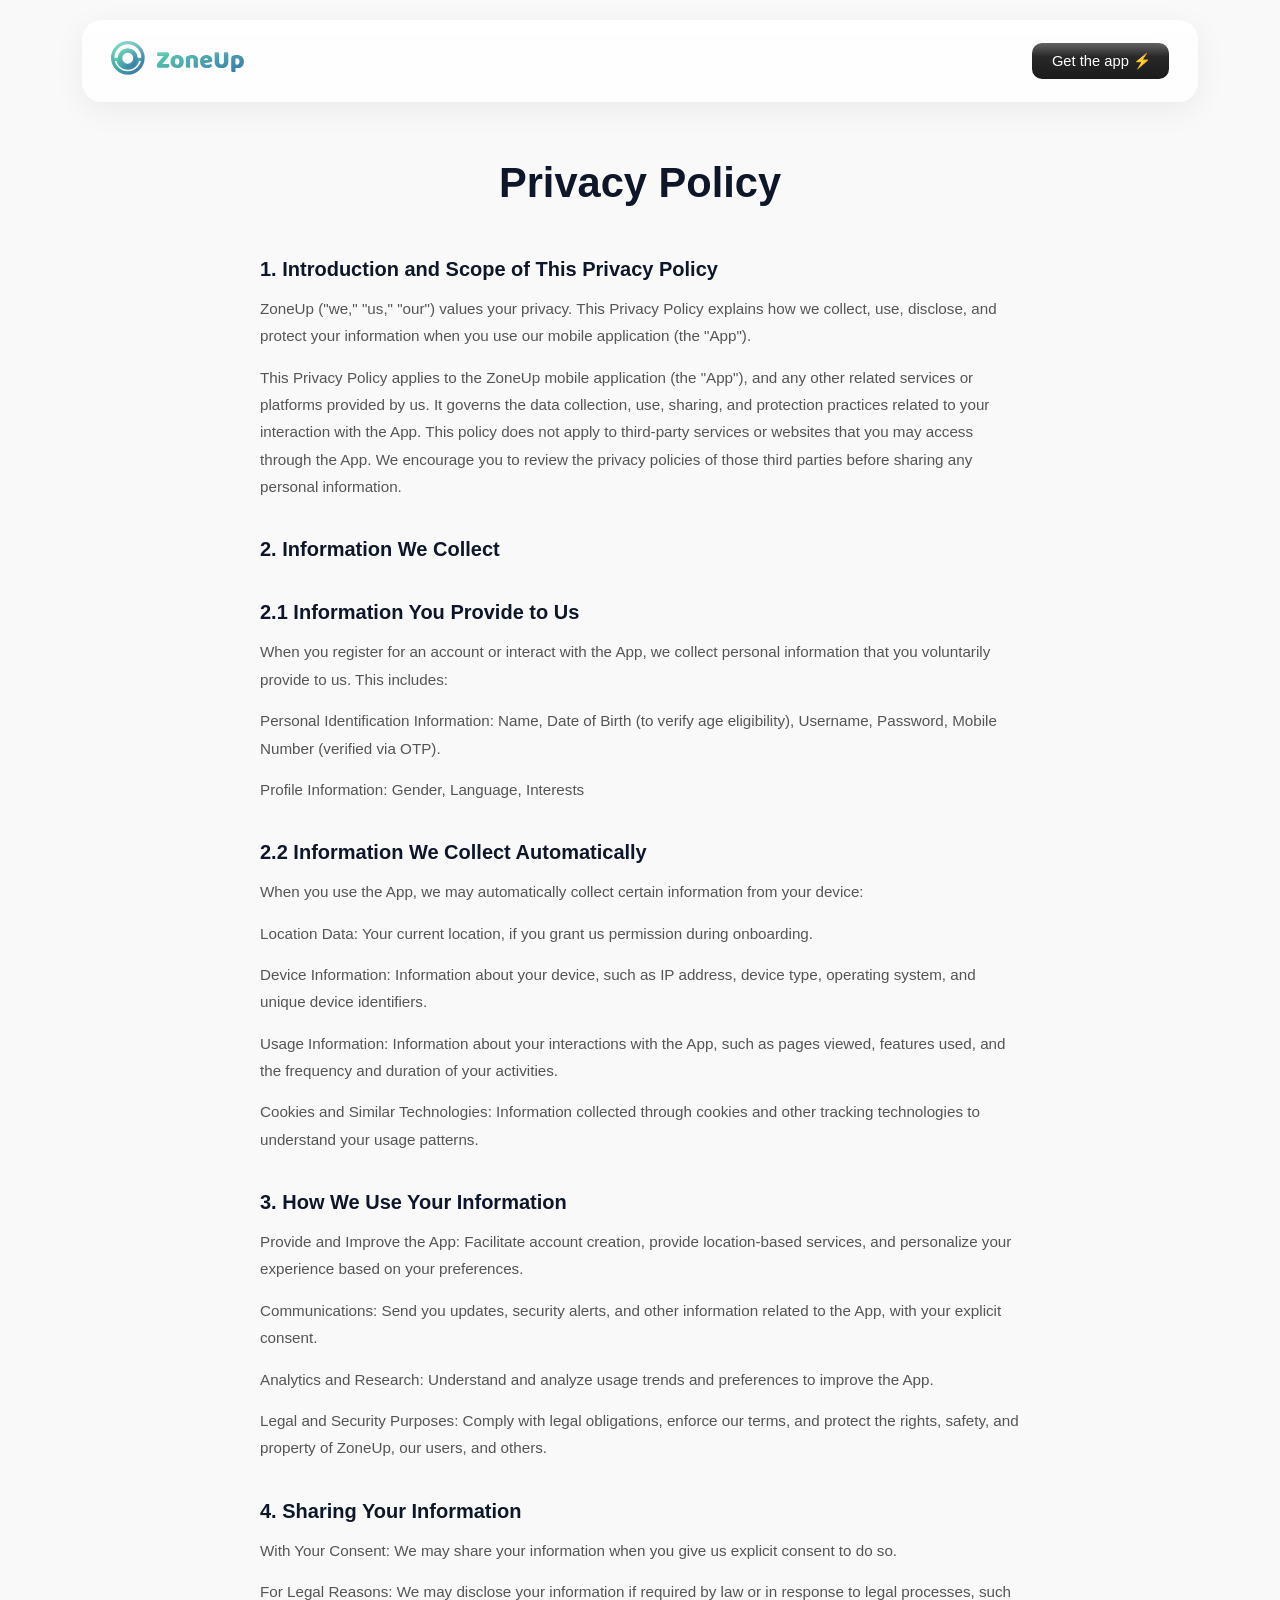
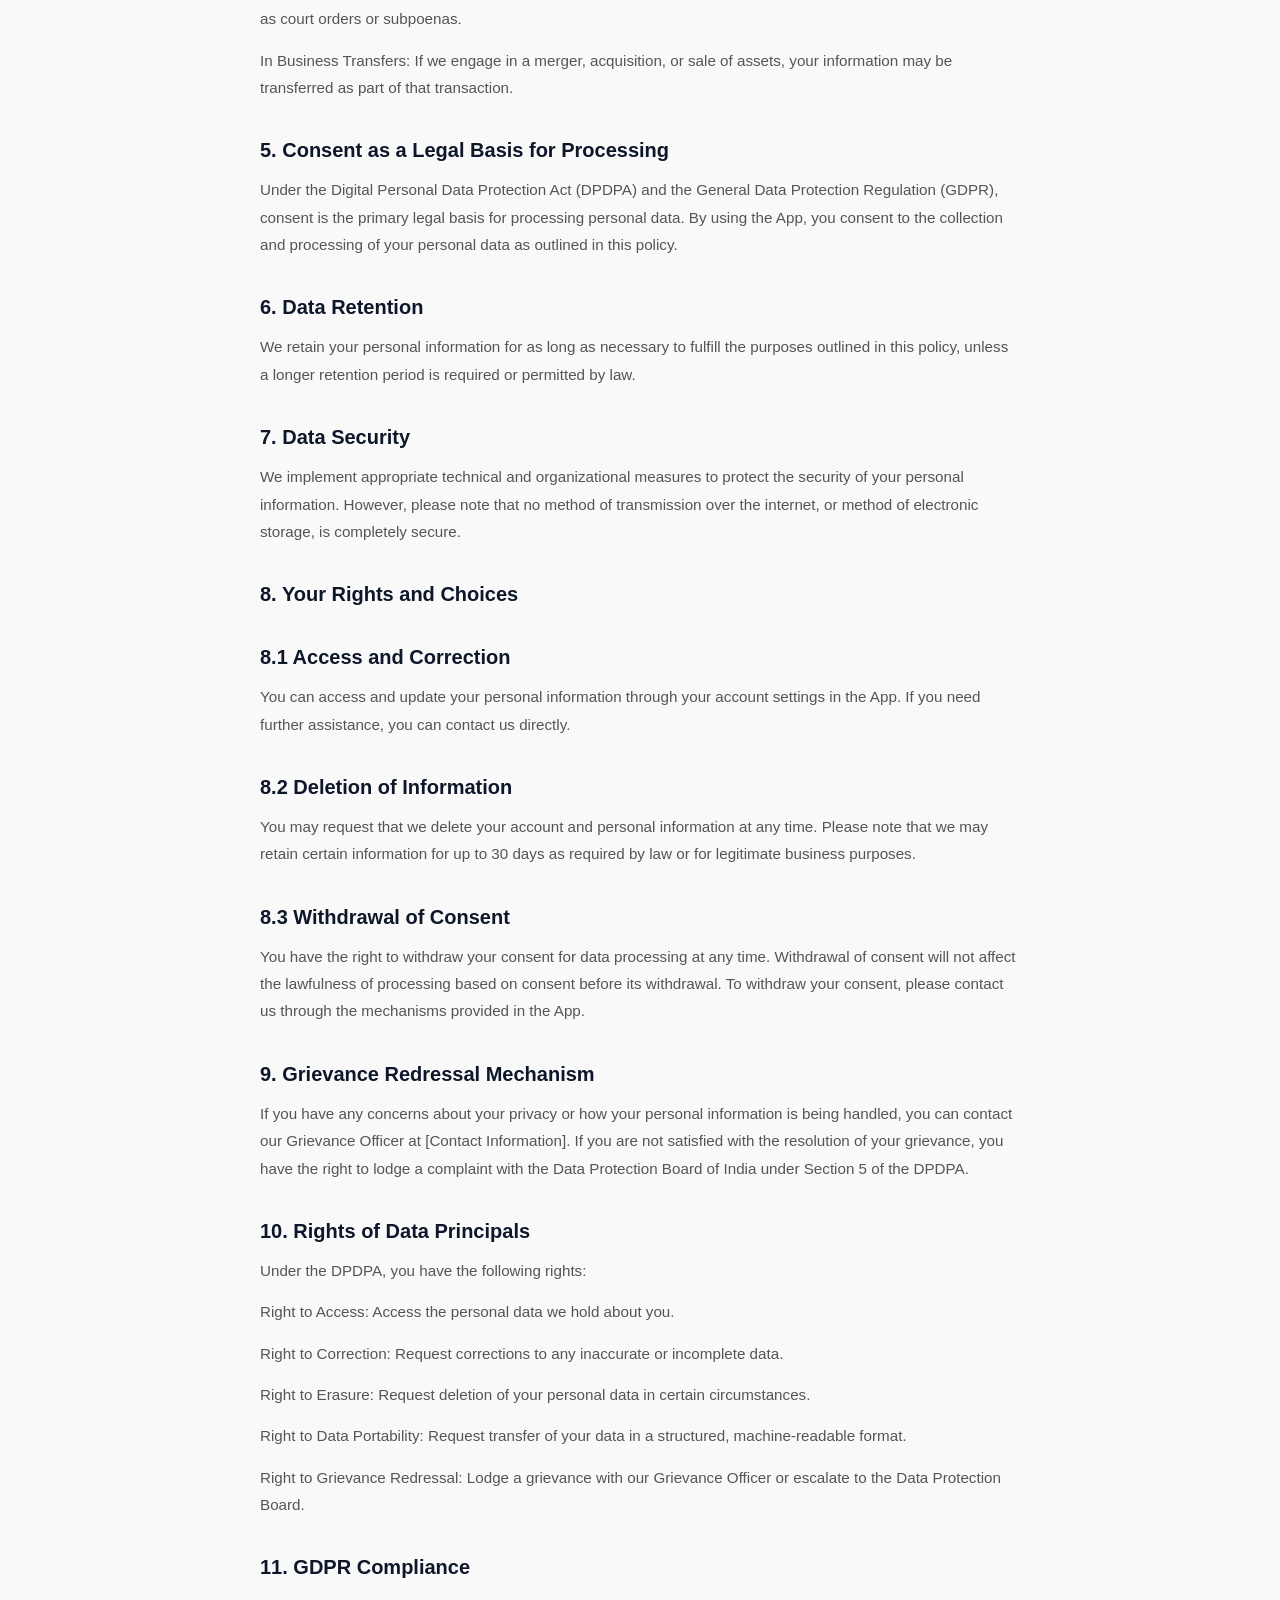
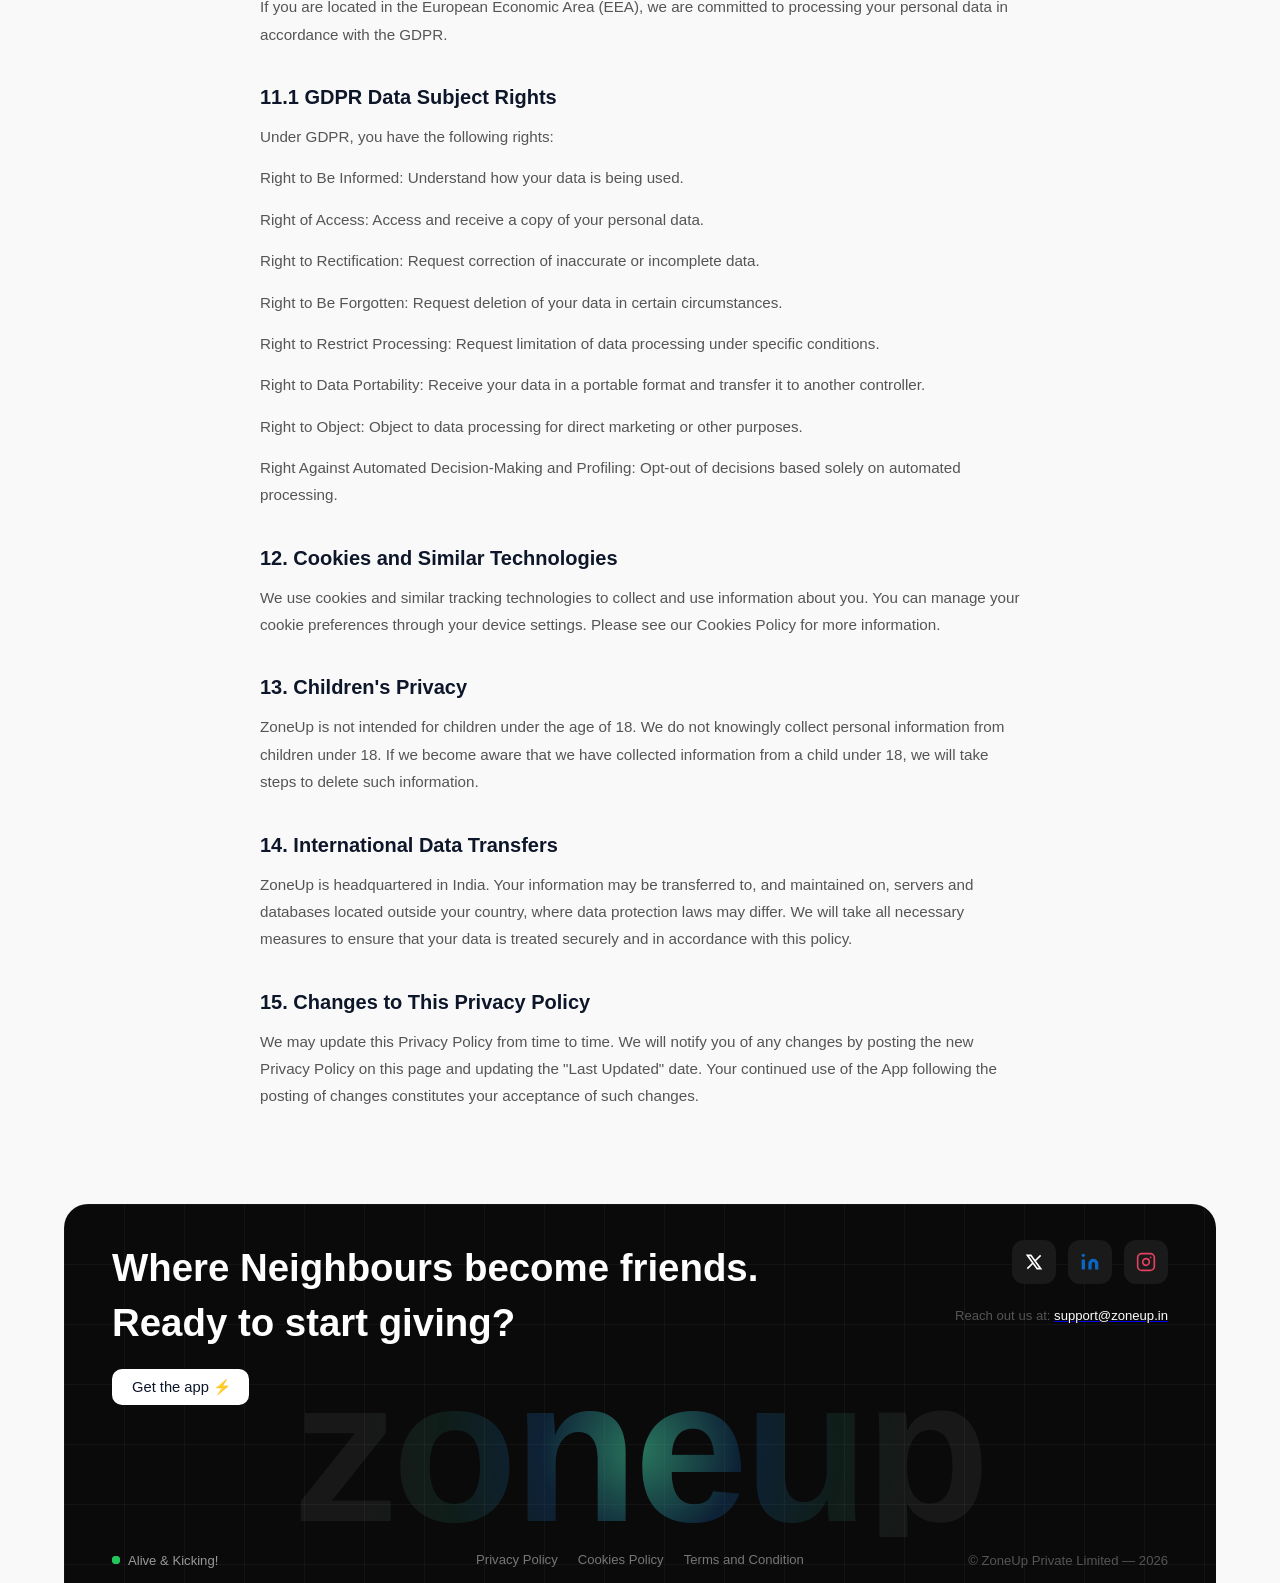
<file: legal.html>
<!DOCTYPE html>
<html lang="en">
  <head>
    <meta charset="UTF-8" />
    <meta name="viewport" content="width=device-width, initial-scale=1.0" />
    <link href="https://fonts.cdnfonts.com/css/satoshi" rel="stylesheet" />
    <title>ZoneUp</title>
    <link rel="icon" type="image/x-icon" href="./Assets/favIcon.svg" />
    <link rel="stylesheet" href="style.css" />
    <link rel="stylesheet" href="legal.css" />
  </head>
  <body>
    <div class="header-spacer" id="headerSpacer"></div>
    <header class="header" id="header">
      <div class="header-inner" id="headerInner">
        <div class="header-top">
          <a href="index.html" class="logo">
            <img src="./Assets/logo.svg" class="logo-icon" alt="ZoneUp Logo" />
          </a>
          <a href="#" class="btn-purchase"
            >Get the app
            <span class="btn-icon"><span data-icon="⚡">⚡</span></span></a
          >
        </div>
      </div>
    </header>

    <main class="legal-page">
      <div class="legal-container">
        <h1 class="legal-title" id="legalTitle"></h1>
        <div class="legal-content" id="legalContent"></div>
      </div>
    </main>

    <!-- Footer -->
    <footer class="footer">
      <div class="footer-inner">
        <div class="footer-cta">
          <div class="footer-cta-left">
            <h2 class="footer-cta-title">
              Where Neighbours become friends. <br />
              Ready to start giving?
            </h2>
            <div class="footer-cta-buttons">
              <a href="#" class="btn-purchase footer-btn-light"
                >Get the app
                <span class="btn-icon"><span data-icon="⚡">⚡</span></span></a
              >
            </div>
          </div>
          <div class="footer-right">
            <div class="footer-socials">
              <a
                href="https://x.com/zoneup_official?s=11"
                aria-label="Twitter"
                class="social-icon social-x"
              >
                <svg
                  width="20"
                  height="20"
                  viewBox="0 0 24 24"
                  fill="currentColor"
                >
                  <path
                    d="M4 4l11.733 16h4.267l-11.733 -16z M4 20l6.768 -6.768m2.46 -2.46l6.772 -6.772"
                    stroke="currentColor"
                    stroke-width="2"
                    fill="none"
                  />
                </svg>
              </a>
              <a
                href="#"
                aria-label="LinkedIn"
                class="social-icon social-linkedin"
              >
                <svg
                  width="20"
                  height="20"
                  viewBox="0 0 24 24"
                  fill="currentColor"
                >
                  <path
                    d="M16 8a6 6 0 0 1 6 6v7h-4v-7a2 2 0 0 0-4 0v7h-4v-7a6 6 0 0 1 6-6z"
                    stroke="none"
                  />
                  <rect x="2" y="9" width="4" height="12" />
                  <circle cx="4" cy="4" r="2" />
                </svg>
              </a>

              <a
                href="https://www.instagram.com/zoneup_official/"
                aria-label="Instagram"
                class="social-icon social-instagram"
              >
                <svg
                  width="20"
                  height="20"
                  viewBox="0 0 24 24"
                  fill="none"
                  stroke="currentColor"
                  stroke-width="2"
                  stroke-linecap="round"
                  stroke-linejoin="round"
                >
                  <rect x="2" y="2" width="20" height="20" rx="5" />
                  <path d="M16 11.37A4 4 0 1 1 12.63 8 4 4 0 0 1 16 11.37z" />
                  <line x1="17.5" y1="6.5" x2="17.51" y2="6.5" />
                </svg>
              </a>
            </div>

            <p class="footer-copyright">
              Reach out us at:
              <a href="mailto:support@zoneup.in"
                ><span class="mailto">support@zoneup.in</span></a
              >
            </p>
          </div>
        </div>
        <div class="footer-watermark" id="footerWatermark">
          <span class="watermark-text">zoneup</span>
          <div class="watermark-glow" id="watermarkGlow"></div>
        </div>
        <div class="footer-bottom-bar">
          <div class="footer-status">
            <span class="status-dot"></span>
            <span>Alive & Kicking!</span>
          </div>
          <div class="footer-legal">
            <a href="legal.html?page=privacy-policy"
              ><span data-text="Privacy Policy">Privacy Policy</span></a
            >
            <a href="legal.html?page=cookies-policy"
              ><span data-text="Cookies Policy">Cookies Policy</span></a
            >
            <a href="legal.html?page=terms-of-service"
              ><span data-text="Terms and Condition"
                >Terms and Condition</span
              ></a
            >
          </div>
          <p class="footer-copyright">© ZoneUp Private Limited — 2026</p>
        </div>
      </div>
    </footer>

    <script>
      // Header shrink
      const header = document.getElementById("header");
      const spacer = document.getElementById("headerSpacer");
      spacer.style.height = header.offsetHeight + "px";

      window.addEventListener("scroll", function () {
        if (window.scrollY > spacer.offsetHeight) {
          header.classList.add("shrink");
        } else {
          header.classList.remove("shrink");
        }
      });

      // Watermark glow
      var footerWatermark = document.getElementById("footerWatermark");
      var watermarkText = footerWatermark
        ? footerWatermark.querySelector(".watermark-text")
        : null;
      if (footerWatermark && watermarkText) {
        footerWatermark.addEventListener("mousemove", function (e) {
          if (window.innerWidth > 768) {
            var rect = footerWatermark.getBoundingClientRect();
            var x = e.clientX - rect.left;
            var y = e.clientY - rect.top;
            watermarkText.style.background =
              "radial-gradient(circle 400px at " +
              x +
              "px " +
              y +
              "px, rgba(67, 206, 162, 0.55) 0%, rgba(24, 90, 157, 0.3) 25%, rgba(67, 206, 162, 0.1) 50%, rgba(255, 255, 255, 0.06) 70%)";
            watermarkText.style.webkitBackgroundClip = "text";
            watermarkText.style.backgroundClip = "text";
          }
        });
        footerWatermark.addEventListener("mouseleave", function () {
          if (window.innerWidth > 768) {
            watermarkText.style.background = "rgba(255, 255, 255, 0.06)";
            watermarkText.style.webkitBackgroundClip = "text";
            watermarkText.style.backgroundClip = "text";
          }
        });
      }

      // Determine which JSON to load from query param
      var params = new URLSearchParams(window.location.search);
      var page = params.get("page") || "privacy-policy";
      var allowed = [
        "privacy-policy",
        "terms-of-service",
        "cookies-policy",
        "delete-account",
      ];
      if (allowed.indexOf(page) === -1) page = "privacy-policy";

      document.title =
        page.replace(/-/g, " ").replace(/\b\w/g, function (c) {
          return c.toUpperCase();
        }) + " – ZoneUp";

      fetch("./" + page + ".json")
        .then(function (res) {
          return res.json();
        })
        .then(function (data) {
          document.getElementById("legalTitle").textContent = data.title;

          var container = document.getElementById("legalContent");
          data.sections.forEach(function (section) {
            if (section.heading) {
              var h2 = document.createElement("h2");
              h2.className = "legal-section-title";
              h2.textContent = section.heading;
              container.appendChild(h2);
            }
            section.content.forEach(function (text) {
              var p = document.createElement("p");
              p.className = "legal-text";
              p.textContent = text;
              container.appendChild(p);
            });
          });
        });
    </script>
    <script>
      // Page transition: fade in on load, fade out on navigate
      document.addEventListener("DOMContentLoaded", function () {
        document.body.classList.add("page-ready");
      });
      document.addEventListener("click", function (e) {
        var link = e.target.closest("a[href]");
        if (!link) return;
        var href = link.getAttribute("href");
        if (
          !href ||
          href.startsWith("#") ||
          href.startsWith("javascript") ||
          link.target === "_blank"
        )
          return;
        e.preventDefault();
        document.body.classList.add("page-leaving");
        document.body.classList.remove("page-ready");
        setTimeout(function () {
          window.location.href = href;
        }, 300);
      });
    </script>
  </body>
</html>
</file>
<file: style.css>
* {
  margin: 0;
  padding: 0;
  box-sizing: border-box;
}

html {
  overflow-x: hidden;
  scroll-behavior: smooth;
}

body {
font-family: 'Satoshi', sans-serif;
    color: #0E172A;
  background: #f9f9f9;
}

/* ── Header ── */
.header-spacer {
  width: 100%;
}

.header {
  position: fixed;
  top: 0;
  left: 0;
  width: 100%;
  display: flex;
  justify-content: center;
  padding: 20px 20px;
  background: transparent;
  z-index: 1000;
}

.header.shrink {
  /* only inner width changes, no padding shift */
}

.header-inner {
  width: 100%;
  max-width: 90%;
  background: rgba(255, 255, 255, 0.7);
  backdrop-filter: blur(20px);
  -webkit-backdrop-filter: blur(20px);

  border: 1px solid rgba(255, 255, 255, 0.45);
  border-radius: 20px;
  padding: 20px 28px;

  box-shadow:
    0 8px 32px rgba(0, 0, 0, 0.06),
    inset 0 1px 0 rgba(255, 255, 255, 0.8);

  transition:
    max-width 0.6s ease,
    background 0.6s ease,
    box-shadow 0.6s ease,
    backdrop-filter 0.6s ease;
    position: relative;
    overflow: hidden;
}
.header-inner::before {
  content: "";
  position: absolute;
  inset: 0;
  border-radius: inherit;
  background: linear-gradient(
    to bottom,
    rgba(255, 255, 255, 0.75) 0%,
    rgba(255, 255, 255, 0.15) 45%,
    rgba(255, 255, 255, 0.05) 100%
  );
  pointer-events: none;
}

.header.shrink .header-inner {
  max-width: 800px;
  background: rgba(255, 255, 255, 0.82);

  box-shadow:
    0 12px 40px rgba(0, 0, 0, 0.08),
    inset 0 1px 0 rgba(255, 255, 255, 0.9);

  border: 1px solid rgba(255, 255, 255, 0.55);
}

.header-top {
  display: flex;
  align-items: center;
  justify-content: space-between;
}


/* ── Logo ── */
.logo {
  display: flex;
  align-items: center;
  
}
.logo-icon{
    width: 70%;
}

/* ── Nav ── */
.nav {
  display: flex;
  align-items: center;
  gap: 32px;
}

.nav a {
  text-decoration: none;
  color: #020202;
  font-size: 1rem;
  font-weight: 400;
  display: inline-block;
  overflow: hidden;
  height: 1.4em;
  line-height: 1.4em;
}

.nav a span {
  display: block;
  transition: transform 0.3s cubic-bezier(0.25, 1, 0.5, 1);
  position: relative;
}

.nav a span::after {
  content: attr(data-text);
  display: block;
  position: absolute;
  top: 100%;
  left: 0;
}

.nav a:hover span {
  transform: translateY(-100%);
}

.nav a:hover {
  color: #111;
}

/* ── Purchase Button ── */
.btn-purchase {
  display: inline-flex;
  align-items: center;
  gap: 4px;
  background: #020202;
  color: #fff;
  padding: 9px 20px;
  border-radius: 10px;
  font-size: 0.92rem;
  text-decoration: none;
  transition: background 0.2s;
  white-space: nowrap;
}

.btn-purchase:hover {
  background: #333;
}

/* Button icon flip */
.btn-icon {
  display: inline-block;
  overflow: hidden;
  width: 1.1em;
  vertical-align: middle;
  position: relative;
}

.btn-icon span {
  display: inline-block;
  transition: transform 0.3s cubic-bezier(0.25, 1, 0.5, 1);
  position: relative;
}

.btn-icon span::after {
  content: attr(data-icon);
  position: absolute;
  top: 0;
  right: 100%;
}

.btn-purchase:hover .btn-icon span {
  transform: translateX(100%);
}

/* ── Hamburger ── */
.hamburger {
  display: none;
  flex-direction: column;
  justify-content: center;
  gap: 5px;
  background: none;
  border: none;
  cursor: pointer;
  padding: 4px;
}

.hamburger span {
  display: block;
  width: 22px;
  height: 2px;
  background: #020202;
  border-radius: 2px;
  transition: transform 0.35s ease, opacity 0.25s ease;
}

.hamburger.active span:nth-child(1) {
  transform: translateY(7px) rotate(45deg);
}

.hamburger.active span:nth-child(2) {
  opacity: 0;
}

.hamburger.active span:nth-child(3) {
  transform: translateY(-7px) rotate(-45deg);
}

/* ── Mobile Expandable Section (hidden by default) ── */
.mobile-expand {
  display: none;
}

/* ── Hero Section ── */
.hero {
  padding: 0 20px 20px;
  display: flex;
  justify-content: center;
}

.hero-inner {
  width: 100%;
  max-width: 90%;
  margin: 0 auto;
  background: #020202;
  border-radius: 20px;
  display: flex;
  align-items: center;
  padding: 80px 60px;
  gap: 20px;
  overflow: hidden;
  position: relative;
  min-height: 80vh;
}

.hero-left {
  flex: 0 0 50%;
  z-index: 1;
}

.hero-title {
  font-size: 4.5rem;
  font-weight: 700;
  color: #fff;
  line-height: 1.12;
  letter-spacing: -0.5px;
  margin-bottom: 24px;
}

.hero-subtitle {
  font-size: 0.92rem;
  color: #9a9a9a;
  line-height: 1.7;
  margin-bottom: 32px;
  max-width: 600px;
}

.hero-buttons {
  display: flex;
  gap: 24px;
  margin-bottom: 24px;
  max-width: 100px;
}

.hero-buttons-mobile {
  display: none;
}

.store-btn {
  display: inline-flex;
  align-items: center;
  justify-content: center;
}

.store-img {
  height: 58px;
  width: auto;
  display: block;
}

.hero-disclaimer {
  font-size: 0.62rem;
  color: #555;
  line-height: 1.5;
}

/* Hero Right - Image */
.hero-right {
  flex: 1;
  display: flex;
  align-items: center;
  justify-content: center;
}

.hero-image {
  width: 100%;
  max-width: 100%;
  height: auto;
  object-fit: contain;
}

/* ── Features Section ── */
.features {
  padding: 80px 20px;
  display: flex;
  flex-direction: column;
  align-items: center;
  padding-bottom: 40px;
}

.features-header {
  text-align: center;
  margin-bottom: 48px;
}

.features-title {
  font-size: 2.4rem;
  font-weight: 700;
  color: #0E172A;
  line-height: 1.3;
  margin-bottom: 14px;
}

.features-subtitle {
  font-size: 0.92rem;
  color: #777;
  line-height: 1.6;
}

.features-grid {
  display: grid;
  grid-template-columns: repeat(3, 1fr);
  grid-template-rows: repeat(10, 60px);
  gap: 16px;
  width: 100%;
  max-width: 1200px;
}

.feature-card {
  background: #fff;
  border-radius: 20px;
  border: 1px solid #eee;
  overflow: hidden;
  display: flex;
  flex-direction: column;
}

/* Col 1: two equal cards, each span 5 rows */
.features-grid .feature-card:nth-child(1) {
  grid-column: 1;
  grid-row: 1 / 6;
}
.features-grid .feature-card:nth-child(4) {
  grid-column: 1;
  grid-row: 6 / 11;
}

/* Col 2: tall top (6 rows), short bottom (4 rows) */
.features-grid .feature-card:nth-child(2) {
  grid-column: 2;
  grid-row: 1 / 8;
}
.features-grid .feature-card:nth-child(5) {
  grid-column: 2;
  grid-row: 8 / 11;
}

/* Col 3: two equal cards, each span 5 rows */
.features-grid .feature-card:nth-child(3) {
  grid-column: 3;
  grid-row: 1 / 6;
}
.features-grid .feature-card:nth-child(6) {
  grid-column: 3;
  grid-row: 6 / 11;
}

.feature-card-img {
  width: 100%;
  flex: 1;
  overflow: hidden;
  min-height: 0;
}

.feature-card-img img {
  width: 100%;
  height: 100%;
  object-fit: cover;
  display: block;
}

.feature-card-title {
  font-size: 1.05rem;
  font-weight: 700;
  color: #1a1a1a;
  padding: 18px 20px 16px;
  text-align: center;
}

.feature-card-desc {
  font-size: 0.82rem;
  color: #777;
  line-height: 1.6;
  padding: 0 20px 20px;
  text-align: center;
}

.feature-card-dark {
  background: #1a1d21;
}

.feature-card-dark .feature-card-title {
  color: #fff;
}

.feature-card-dark .feature-card-desc {
  color: #999;
}

/* ── Full-width Feature Card ── */
.feature-card-full {
  width: 100%;
  max-width: 1200px;
  display: flex;
  flex-direction: row;
  align-items: center;
  gap: 40px;
  padding: 32px 36px;
  margin-top: 20px;
  overflow: hidden;
  justify-content: space-between;
  border-radius: 20px;
  border: 1px solid #eee;
  background: #fff;
}

.feature-full-left {
  flex: 0 0 38%;
}

.feature-full-title {
  font-size: 2rem;
  font-weight: 700;
  color: #0E172A;
  margin-bottom: 14px;
}

.feature-full-desc {
  font-size: 0.9rem;
  color: #666;
  line-height: 1.7;
  margin-bottom: 24px;
}

.feature-full-right {
  flex: 1;
  height: 260px;
  overflow: hidden;
  max-width: 40%;
}

.marquee-columns {
  display: flex;
  gap: 12px;
  height: 100%;
}

.marquee-col {
  flex: 1;
  overflow: hidden;
  position: relative;
}

.marquee-track {
  display: flex;
  flex-direction: column;
  gap: 12px;
}

.marquee-track img {
  width: 80%;
  display: block;
  height: 160px;
  flex-shrink: 0;
}

.marquee-down .marquee-track {
  animation: scrollDown 14s linear infinite;
}

.marquee-up .marquee-track {
  animation: scrollUp 14s linear infinite;
}

@keyframes scrollDown {
  0% { transform: translateY(0); }
  100% { transform: translateY(-50%); }
}

@keyframes scrollUp {
  0% { transform: translateY(-50%); }
  100% { transform: translateY(0); }
}

@keyframes scrollLeft {
  0% { transform: translateX(0); }
  100% { transform: translateX(-50%); }
}

@keyframes scrollRight {
  0% { transform: translateX(-50%); }
  100% { transform: translateX(0); }
}

/* ── Steps Section ── */
.steps {
  height: 400vh;
  position: relative;
}

.steps-sticky {
  position: sticky;
  top: 0;
  height: 100vh;
  display: flex;
  align-items: center;
  padding: 0 60px;
  gap: 36px;
  max-width: 1400px;
  margin: 0 auto;
}

.steps-left {
  flex: 0 0 320px;
  z-index: 0;
}

.steps-title {
  font-size: 4rem;
  font-weight: 700;
  color: #0E172A;
  line-height: 1.35;
  margin-bottom: 20px;
}

.steps-subtitle {
  font-size: 1rem;
  color: #777;
  line-height: 1.9;
}

.steps-right {
  flex: 1;
  overflow: hidden;
  z-index: 1;
}

.steps-track {
  display: flex;
  gap: 28px;
  will-change: transform;
  transition: transform 0.3s cubic-bezier(0.25, 1, 0.5, 1);
}

.step-card {
  flex: 0 0 600px;
  height: 553px;
  background: #fff;
  border-radius: 24px;
  border: 1px solid #eee;
  overflow: hidden;
  display: flex;
  flex-direction: column;
  box-shadow: 0 2px 16px rgba(0, 0, 0, 0.04);
}

.step-card-img {
  width: 100%;
  flex: 1;
  overflow: hidden;
  min-height: 0;
}

.step-card-img img {
  width: 100%;
  height: 100%;
  object-fit: cover;
  display: block;
}

.step-card-body {
  padding: 28px 28px;
  display: flex;
  gap: 16px;
  align-items: flex-start;
}

.step-card-title {
  flex: 0 0 40%;
  font-size: 1.2rem;
  font-weight: 700;
  color: #0E172A;
  line-height: 1.3;
}

.step-card-desc {
  flex: 1;
  font-size: 0.85rem;
  color: #777;
  line-height: 1.6;
}

/* ── Download CTA Section ── */
.download-cta {
  padding: 40px 20px;
}

.download-cta-inner {
  max-width: 1400px;
  margin: 0 auto;
  background: #020202;
  border-radius: 24px;
  display: flex;
  align-items: flex-end;
  padding: 60px 60px 0;
  gap: 16px;
  overflow: hidden;
  position: relative;
}

.download-cta-left {
  flex: 1;
  padding-bottom: 60px;
}

.download-cta-title {
  font-size: 4rem;
  font-weight: 700;
  color: #e9e9e9;
  margin-bottom: 8px;
}

.download-cta-subtitle {
  font-size: 1.4rem;
  color: #8b8b8b;
  margin-bottom: 28px;
}

.download-qr {
  width: 160px;
  height: 160px;
  background: #fff;
  border-radius: 16px;
  padding: 12px;
  display: flex;
  align-items: center;
  justify-content: center;
}

.download-qr img {
  width: 100%;
  height: 100%;
  display: block;
}

.btn-download {
  display: none;
}

.download-cta-right {
  flex: 0 0 480px;
  display: flex;
  justify-content: center;
}

.download-phone-img {
  width: 100%;
  /* max-width: 280px; */
  height: auto;
  border-radius: 28px 28px 0 0;
  object-fit: cover;
  display: block;
}

/* ── FAQ Section ── */
.faq {
  padding: 100px 20px;
  max-width: 800px;
  margin: 0 auto;
}

.faq-title {
  font-size: 3rem;
  font-weight: 700;
  color: #0E172A;
  text-align: center;
  margin-bottom: 48px;
  line-height: 1.2;
}

.faq-item {
  background: #fff;
  border: 1px solid #eee;
  border-radius: 14px;
  margin-bottom: 12px;
  padding: 0 24px;
}

.faq-question {
  width: 100%;
  display: flex;
  align-items: center;
  justify-content: space-between;
  padding: 22px 0;
  background: none;
  border: none;
  cursor: pointer;
  text-align: left;
  font-family: 'Satoshi', sans-serif;
  font-size: 1rem;
  font-weight: 500;
  color: #0E172A;
  gap: 16px;
}

.faq-icon {
  width: 32px;
  height: 32px;
  border-radius: 50%;
  background: #0a0a0a;
  color: #fff;
  display: flex;
  align-items: center;
  justify-content: center;
  font-size: 1.2rem;
  flex-shrink: 0;
  transition: transform 0.3s ease;
}

.faq-item.open .faq-icon {
  transform: rotate(45deg);
}

.faq-answer {
  display: grid;
  grid-template-rows: 0fr;
  transition: grid-template-rows 0.35s cubic-bezier(0.25, 1, 0.5, 1);
}

.faq-answer-inner {
  overflow: hidden;
}

.faq-item.open .faq-answer {
  grid-template-rows: 1fr;
}

.faq-answer p {
  padding: 0 0 22px;
  font-size: 0.9rem;
  color: #666;
  line-height: 1.7;
}

/* ── Footer ── */
.footer {
  padding: 0;
  display: flex;
  justify-content: center;
}

.footer-inner {
  width: 90%;
  max-width: 90%;
  background: #0a0a0a;
  border-radius: 24px 24px 0 0;
  padding: 36px 48px 0;
  position: relative;
  overflow: hidden;
  background-image:
    linear-gradient(rgba(255,255,255,0.04) 1px, transparent 1px),
    linear-gradient(90deg, rgba(255,255,255,0.04) 1px, transparent 1px);
  background-size: 60px 60px;
}

/* CTA */
.footer-cta {
  display: flex;
  align-items: flex-start;
  justify-content: space-between;
  gap: 40px;
  margin-bottom: 28px;
}
.footer-right{
  display: flex;
  flex-direction: column;
  justify-content: end;
  gap: 1.5rem;
}
.mailto{
  text-decoration: none;
  list-style: none;
  color: white;
}

.footer-cta-left {
  flex: 1;
}

.footer-cta-title {
  font-size: 2.4rem;
  font-weight: 600;
  color: #fff;
  line-height: 1.45;
  margin-bottom: 18px;
}

.footer-cta-buttons {
  display: flex;
  gap: 12px;
}

.footer-btn-light {
  background: #fff;
  color: #0E172A;
}

.footer-btn-light:hover {
  background: #e8e8e8;
}

.footer-btn-dark {
  background: #2a2a2a;
  color: #fff;
}

.footer-btn-dark:hover {
  background: #3a3a3a;
}

/* Social Icons */
.footer-socials {
  display: flex;
  gap: 12px;
  flex-shrink: 0;
  justify-content: end;
}

.social-icon {
  width: 44px;
  height: 44px;
  border-radius: 12px;
  background: #1a1a1a;
  display: flex;
  align-items: center;
  justify-content: center;
  transition: transform 0.35s cubic-bezier(0.25, 1, 0.5, 1), box-shadow 0.35s ease;
}

.social-icon:hover {
  transform: translateY(-4px);
  box-shadow: 0 6px 20px rgba(255, 255, 255, 0.06);
}

.social-x { color: #fff; }
.social-linkedin { color: #0A66C2; }
.social-youtube { color: #FF0000; }
.social-discord { color: #7289DA; }
.social-instagram { color: #E4405F; }

/* Footer Links Row */
.footer-links-row {
  margin-bottom: 28px;
}

/* Legal */
.footer-legal {
  display: flex;
  align-items: center;
  justify-content: center;
  gap: 20px;
}

.footer-legal a {
  color: #777;
  text-decoration: none;
  font-size: 0.82rem;
  transition: color 0.2s;
  display: inline-block;
  overflow: hidden;
  height: 1.4em;
  line-height: 1.4em;
}

.footer-legal a span {
  display: block;
  transition: transform 0.3s cubic-bezier(0.25, 1, 0.5, 1);
  position: relative;
}

.footer-legal a span::after {
  content: attr(data-text);
  display: block;
  position: absolute;
  top: 100%;
  left: 0;
}

.footer-legal a:hover span {
  transform: translateY(-100%);
}

.footer-legal a:hover {
  color: #fff;
}

/* Watermark */
.footer-watermark {
  position: relative;
  margin: -70px -48px 0;
  user-select: none;
  cursor: default;
  z-index: 0;
}

.watermark-text {
  display: block;
  width: 100%;
  font-size: 16vw;
  font-weight: 900;
  line-height: 0.85;
  letter-spacing: -0.02em;
  text-transform: lowercase;
  text-align: center;
  color: transparent;
  background: radial-gradient(circle 400px at 50% 50%, rgba(67, 206, 162, 0.55) 0%, rgba(24, 90, 157, 0.3) 25%, rgba(67, 206, 162, 0.1) 50%, rgba(255, 255, 255, 0.06) 70%);
  -webkit-background-clip: text;
  background-clip: text;
  -webkit-text-fill-color: transparent;
}

.watermark-glow {
  display: none;
}

/* Bottom Bar */
.footer-bottom-bar {
  display: grid;
  grid-template-columns: 1fr auto 1fr;
  align-items: center;
  padding: 14px 48px;
  margin: 0 -48px;
  position: relative;
  z-index: 1;
}

.footer-status {
  display: flex;
  align-items: center;
  gap: 8px;
  font-size: 0.82rem;
  color: #999;
  justify-self: start;
}

.status-dot {
  width: 8px;
  height: 8px;
  border-radius: 50%;
  background: #22c55e;
  display: inline-block;
  position: relative;
}

.status-dot::before {
  content: '';
  position: absolute;
  inset: 0;
  border-radius: 50%;
  background: #22c55e;
  animation: statusPulse 2s ease-in-out infinite;
}

@keyframes statusPulse {
  0%, 100% { transform: scale(1); opacity: 1; }
  50% { transform: scale(2.2); opacity: 0; }
}

.footer-copyright {
  font-size: 0.82rem;
  color: #555;
  justify-self: end;
}

.footer-mobile-logo {
  display: none;
}

.footer-bottom {
  display: none;
}

/* ── Mobile ── */
@media (max-width: 768px) {
  .hamburger {
    display: flex;
  }

  .nav,
  .desktop-purchase {
    display: none;
  }

  .header-inner {
    padding: 14px 18px;
    overflow: hidden;
    max-width: 90%;
  }

  .header.shrink .header-inner {
    max-width: 95%;
  }

  /* Expandable area */
  .mobile-expand {
    display: grid;
    grid-template-rows: 0fr;
    transition: grid-template-rows 0.35s cubic-bezier(0.25, 1, 0.5, 1);
  }

  .mobile-expand.open {
    grid-template-rows: 1fr;
  }

  .mobile-expand-inner {
    overflow: hidden;
    display: flex;
    flex-direction: column;
    align-items: center;
  }

  .mobile-divider {
    width: 100%;
    height: 1px;
    background: #eee;
    margin-top: 14px;
  }

  .mobile-links {
    display: flex;
    flex-direction: column;
    align-items: center;
    gap: 4px;
    padding: 16px 0 8px;
  }

  .mobile-links a {
    text-decoration: none;
    padding: 10px 0;
    transition: color 0.2s;
    color: #020202;
  font-size: 1.1rem;
  font-weight: 400;
  }

  .mobile-links a:hover {
    color: #555;
  }

  .mobile-purchase {
    display: inline-flex;
    align-self: center;
    /* margin: 6px auto 8px; */
    padding: 12px 36px;
    font-size: 0.95rem;
  }
  .logo-icon{
    width: 60%;
  }

  /* Hero mobile */
  .hero {
    padding: 0 0 30px;
  }

  .hero-inner {
    flex-direction: column;
    padding: 60px 24px 0;
    border-radius: 52px;
    gap: 30px;
    max-width: 100%;
    min-height: auto;
  }

  .hero-left {
    flex: none;
    width: 100%;
    text-align: center;
    order: 1;
  }

  .hero-buttons-desktop {
    display: none;
  }

  .hero-right {
    width: 100%;
    order: 2;
  }

  .hero-buttons-mobile {
    display: flex;
    justify-content: center;
    order: 3;
    max-width: 100%;
    padding: 0 32px 32px;
  }

  .hero-title {
    font-size: 2.2rem;
  }

  .hero-subtitle {
    max-width: 100%;
    font-size: 0.9rem;
    margin-bottom: 24px;
  }

  .store-img {
    height: 70px;
  }

  .hero-image {
    border-radius: 0;
  }

  .hero-disclaimer {
    text-align: center;
    font-size: 0.6rem;
  }

  /* Features mobile */
  .features {
    padding: 50px 16px;
  }

  .features-title {
    font-size: 1.5rem;
  }

  .features-grid {
    grid-template-columns: 1fr;
    grid-template-rows: auto;
    gap: 14px;
  }

  .features-grid .feature-card:nth-child(1),
  .features-grid .feature-card:nth-child(2),
  .features-grid .feature-card:nth-child(3),
  .features-grid .feature-card:nth-child(4),
  .features-grid .feature-card:nth-child(5),
  .features-grid .feature-card:nth-child(6) {
    grid-column: auto;
    grid-row: auto;
  }

  .feature-card-full {
    flex-direction: column;
    gap: 24px;
    padding: 28px 20px;
  }

  .feature-full-left {
    flex: none;
    width: 100%;
  }

  .feature-full-title {
    font-size: 1.5rem;
  }

  .feature-full-right {
    height: auto;
    width: 100%;
    max-width: 100%;
    overflow: hidden;
  }

  .marquee-columns {
    flex-direction: column;
    height: auto;
    gap: 8px;
  }

  .marquee-col {
    height: 90px;
    overflow: hidden;
  }

  .marquee-track {
    flex-direction: row;
    gap: 8px;
  }

  .marquee-track img {
    width: auto;
    height: 80px;
    flex-shrink: 0;
    margin-bottom: 10px;
  }

  .marquee-down .marquee-track {
    animation: scrollLeft 10s linear infinite;
  }

  .marquee-up .marquee-track {
    animation: scrollRight 10s linear infinite;
  }

  /* Steps mobile */
  .steps {
    height: auto;
  }

  .steps-sticky {
    position: relative;
    height: auto;
    flex-direction: column;
    padding: 60px 20px;
    gap: 32px;
  }

  .steps-left {
    flex: none;
    text-align: center;
  }

  .steps-title {
    font-size: 2rem;
  }

  .desktop-br {
    display: none;
  }

  .steps-right {
    overflow: visible;
  }

  .steps-track {
    flex-direction: column;
    gap: 20px;
    transform: none !important;
  }

  .step-card {
    flex: none;
    width: 100%;
    height: auto;
  }

  .step-card-img {
    height: 380px;
  }

  .step-card-body {
    flex-direction: column;
    gap: 12px;
    text-align: center;
    padding: 28px 24px 32px;
  }

  .step-card-title {
    flex: none;
    font-size: 1.4rem;
  }

  .step-card-desc {
    font-size: 0.9rem;
  }

  /* Download CTA mobile */
  .download-cta {
    padding: 20px 16px;
  }

  .download-cta-inner {
    flex-direction: column;
    padding: 40px 28px 0;
    border-radius: 24px;
    gap: 32px;
    text-align: left;
    overflow: hidden;
  }

  .download-cta-title {
    font-size: 2.4rem;
  }

  .download-qr {
    display: none;
  }

  .btn-download {
    display: inline-flex;
    align-items: center;
    gap: 8px;
    background: #fff;
    color: #0E172A;
    padding: 12px 27px;
    border-radius: 10px;
    font-size: 1.05rem;
    font-weight: 600;
    text-decoration: none;
  }

  .download-cta-right {
    flex: none;
    width: 100%;
    display: flex;
    justify-content: center;
  }

  .download-phone-img {
    width: 240px;
    margin-bottom: -40px;
  }

  /* FAQ mobile */
  .faq {
    padding: 60px 16px;
  }

  .faq-title {
    font-size: 2rem;
    margin-bottom: 32px;
  }

  /* Footer mobile */
  .footer {
    padding: 0;
  }

  .footer-inner {
    width: 100%;
    max-width: 100%;
    border-radius: 52px 52px 0 0;
    padding: 40px 24px 0;
  }

  .footer-cta {
    flex-direction: column;
    gap: 28px;
  }

  .footer-cta-title {
    font-size: 1.8rem;
  }

  .footer-cta-buttons {
    flex-direction: column;
  }

  .footer-cta-buttons .btn-purchase {
    justify-content: center;
    padding: 14px 28px;
    font-size: 0.95rem;
  }

  .footer-socials {
    flex-wrap: wrap;
    gap: 14px;
  }

  .footer-links-row {
    gap: 24px;
  }

  .social-icon {
    width: 52px;
    height: 52px;
    border-radius: 14px;
  }

  .footer-watermark {
    margin: 0 -24px;
  }

  .watermark-text {
    font-size: 28vw;
    background: radial-gradient(circle 300px at 70% 50%, rgba(67, 206, 162, 0.55) 0%, rgba(24, 90, 157, 0.3) 25%, rgba(67, 206, 162, 0.1) 50%, rgba(255, 255, 255, 0.06) 70%);
    -webkit-background-clip: text;
    background-clip: text;
  }

  .footer-bottom-bar {
    display: flex;
    flex-direction: column;
    align-items: center;
    gap: 12px;
    padding: 20px 0 24px;
    margin: 0;
  }

  .footer-legal {
    flex-wrap: wrap;
    justify-content: center;
    gap: 12px;
  }
}

/* ── Tablet ── */
@media (min-width: 769px) and (max-width: 1024px) {
  .hero-inner {
    padding: 50px 36px;
    gap: 30px;
  }

  .hero-left {
    flex: 0 0 45%;
  }

  .hero-title {
    font-size: 3rem;
  }
  
}

/* ── Small phones ── */
@media (max-width: 400px) {
  .hero-inner {
    padding: 30px 16px;
    border-radius: 42px;
  }

  .hero-title {
    font-size: 3rem;
  }
  .hero-subtitle{
    font-size: 0.89rem;
  }

  .hero-buttons {
    flex-direction: column;
    align-items: center;
  }

  .store-img {
    height: 60px;
  }
  .hero-buttons {
  flex-direction: row;
  align-items: center;
  justify-content: center;
  max-width: 100%;
  padding: 32px;
}

}

/* Page transition */
body {
  opacity: 0;
  transition: opacity 0.35s ease;
}
body.page-ready {
  opacity: 1;
}
body.page-leaving {
  opacity: 0;
}
</file>
<file: legal.css>
.legal-page {
  padding: 40px 20px 80px;
  display: flex;
  justify-content: center;
}

.legal-container {
  width: 100%;
  max-width: 760px;
}

.legal-title {
  font-size: 2.6rem;
  font-weight: 700;
  color: #0E172A;
  text-align: center;
  margin-bottom: 48px;
  line-height: 1.2;
}

.legal-section-title {
  font-size: 1.25rem;
  font-weight: 700;
  color: #0E172A;
  margin-top: 36px;
  margin-bottom: 12px;
  line-height: 1.35;
}

.legal-text {
  font-size: 0.95rem;
  color: #555;
  line-height: 1.8;
  margin-bottom: 14px;
  white-space: pre-line;
}

@media (max-width: 768px) {
  .legal-title {
    font-size: 1.8rem;
  }

  .legal-section-title {
    font-size: 1.1rem;
    margin-top: 28px;
  }

  .legal-text {
    font-size: 0.9rem;
  }
}
</file>
